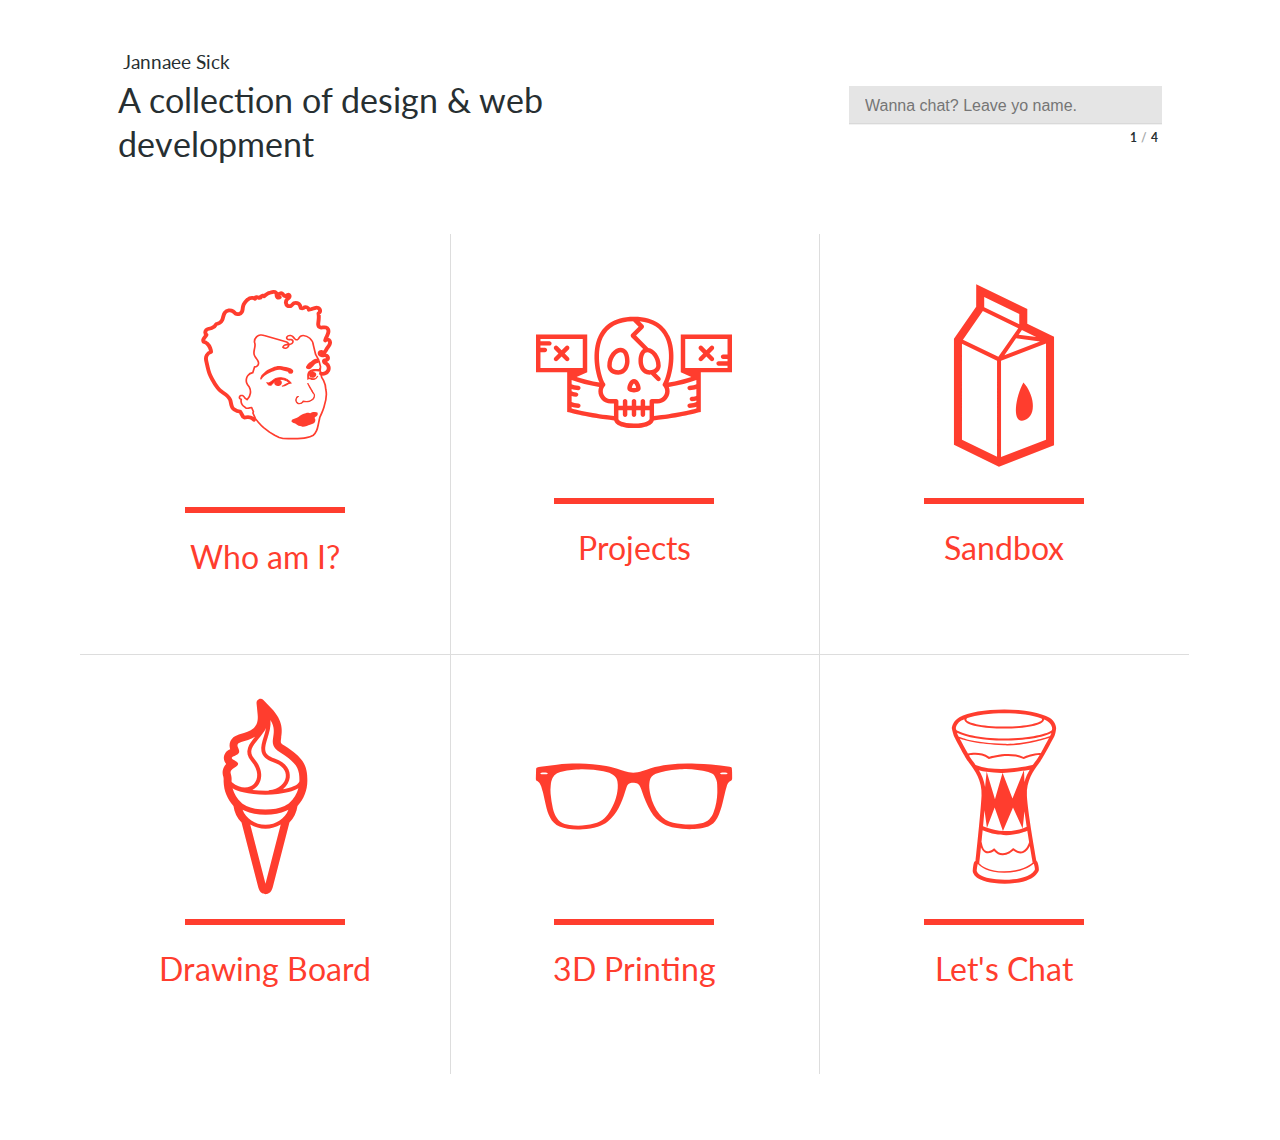
<file: index.html>
<!DOCTYPE html>
<html lang="en" class="no-js">
	<head>
		<meta charset="UTF-8" />
		<meta http-equiv="X-UA-Compatible" content="IE=edge,chrome=1"> 
		<meta name="viewport" content="width=device-width, initial-scale=1.0"> 
		<title>Jannaee Sick: Web Developer and Designer</title>
		<meta name="description" content="Jannaee's Sandbox" />
		<meta name="keywords" content="Web Developer, 3D Design, 3D printing, Designer, Front-end Development" />
		<meta name="author" content="portfolio" />

		<!-- css styles & favicon -->
		<link rel="shortcut icon" href="../favicon.ico">
		<link rel="stylesheet" type="text/css" href="css/default.css" />
		<link rel="stylesheet" type="text/css" href="css/component.css" />

		<!-- scripts -->
		<script src="js/jquery-1.11.1.min.js"></script>
		<script src="js/modernizr.custom.js"></script>

	</head>
	<body>
		<div class="container">
			<header class="clearfix">
				<div class="intro">
					<h3>Jannaee Sick</h3>
					<h1>A collection of design &amp; web development </h1>
				</div>
				 <nav>
					<form id="contactForm" class="mainForm" autocomplete="off">
						<div class="mainForm-inner">
							<dl class="questions">
								<dd>
									<span><label for="q1">&nbsp;</label></span>
									<input id="q1" name="q1" type="text" placeholder="Wanna chat? Leave yo name." />
								</dd>
								<dd>
									<span><label for="q2">&nbsp;</label></span>
									<!--<span><label for="q2">Phone</label></span>-->				
									<input id="q2" name="q2" type="text" placeholder="What's your number?" />
								</dd>	
								<dd>
									<span><label for="q3">&nbsp;</label></span>
									<input id="q3" name="q3" type="text" placeholder="Email?"/>
								</dd>		
								<dd>
									<span><label for="q4">&nbsp;</label></span>
									<textarea id="q4" name="q4" type="text" placeholder="Message?"></textarea>
								</dd>	
							</dl>
							<button class="submit" type="submit">Send</button>
							<div class="controls">
								<button class="bp-icon bp-icon-next next"></button>
								<div class="progress"></div>
								<span class="number">
									<span class="number-current"></span>
									<span class="number-total"></span>
								</span>
								<span class="error-message"></span>
							</div>
						</div>
						<span class="message"></span>
					</form>
				</nav>	
			</header>	
			<div class="main">
				<ul class="cbp-ig-grid">
					<li class="change">
						<a href="about.html">
							<span class="icon-jannaee"></span>
							<h3 class="cbp-ig-title">Who am I?</h3>
							<span class="cbp-ig-category">Let me explain myself</span>
						</a>
					</li>
					<li>
						<a href="projects.html">
							<span class="cbp-ig-icon cbp-ig-icon-ribbon"></span>
							<h3 class="cbp-ig-title">Projects</h3>
							<span class="cbp-ig-category">projects i'm most proud of</span>
						</a>
					</li>
					<li>
						<a href="sandbox.html">
							<span class="cbp-ig-icon cbp-ig-icon-milk"></span>
							<h3 class="cbp-ig-title">Sandbox</h3>
							<span class="cbp-ig-category">masterpieces in progress</span>
						</a>
					</li>
					<li>
						<a href="drawing-board.html">
							<span class="cbp-ig-icon cbp-ig-icon-whippy"></span>
							<h3 class="cbp-ig-title">Drawing Board</h3>
							<span class="cbp-ig-category">digital and hand illustrated pieces</span>
						</a>
					</li>
					<li>
						<a href="3d-printing.html">
							<span class="cbp-ig-icon cbp-ig-icon-spectacles"></span>
							<h3 class="cbp-ig-title">3D Printing</h3>
							<span class="cbp-ig-category">Gadgets</span>
						</a>
					</li>
					<li>
						<a href="#"><!--Create a form?-->
							<span class="cbp-ig-icon cbp-ig-icon-doumbek"></span>
							<h3 class="cbp-ig-title">Let's Chat</h3>
							<span class="cbp-ig-category">
							where i hangout in the digital world
							</span>
						</a>
					</li>
				</ul>
			</div>
		</div>

	<!-- Script provided from coDrops tutorial https://raw.githubusercontent.com/codrops/MinimalForm/master/index.html -->
	<script src="js/classie.js"></script>
	<script src="js/stepsform.js"></script>	
	<script src="js/custom.js"></script>
	</body>
</html>
</file>
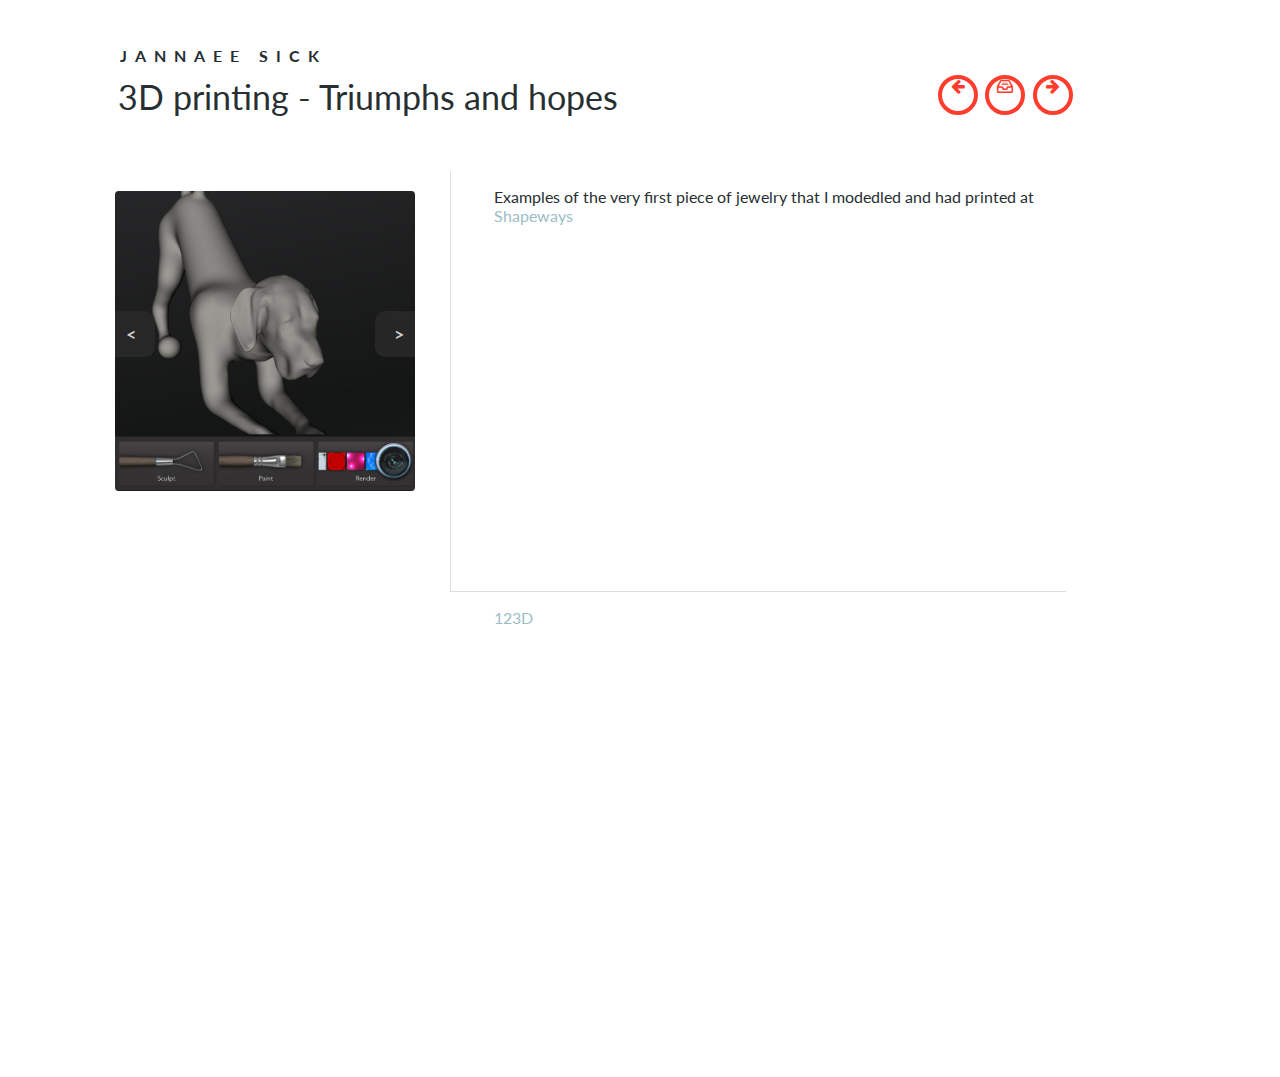
<file: 3d-printing.html>
<!DOCTYPE html>
<html lang="en" class="no-js">
	<head>
		<meta charset="UTF-8" />
		<meta http-equiv="X-UA-Compatible" content="IE=edge,chrome=1"> 
		<meta name="viewport" content="width=device-width, initial-scale=1.0"> 
		<title>Jannaee Sick: Web Developer and Designer</title>
		<meta name="description" content="Jannaee's Sandbox" />
		<meta name="keywords" content="Web Developer, 3D Design, 3D printing, Designer, Front-end Development" />
		<meta name="author" content="portfolio" />
		<link rel="shortcut icon" href="../favicon.ico">
		<link rel="stylesheet" type="text/css" href="css/default.css" />
		<link rel="stylesheet" type="text/css" href="css/component.css" />
		<link rel="stylesheet" type="text/css" href="css/simpleslider.css" />
		<script src="js/modernizr.custom.js"></script>
		<script src="http://code.jquery.com/jquery-1.9.1.min.js"></script>
		<script src="js/simpleslider.js"></script><!--Goal rewrite script-->

	</head>

	<body>
		<div class="container">
			<header class="clearfix">
				<span>Jannaee Sick</span>
				<h1>3D printing - Triumphs and hopes</h1>
				<nav>
					<a href="#" class="bp-icon bp-icon-prev" data-info="previous"><span>Previous</span></a>
					<a href="index.html" class="bp-icon bp-icon-archive" data-info="homepage"><span>Go home</span></a>
					<a href="" class="bp-icon bp-icon-next" data-info="next"><span>Next</span></a>					
				</nav>
			</header>	
			<div class="main">

				<ul class="cbp-ig-grid">

					<li>
					<div id="slider"><!--Simple slider from http://codepen.io/zuraizm/pen/vGDHl-->
						<a href="#" class="control_next">></a>
						<a href="#" class="control_prev"><</a>
						<ul>
							<li><img src="img/raw-model-1.jpg"></li>
							<li><img src="img/raw-model-2.jpg"></li>
							<li><img src="img/3d-raro-side-square.jpg"></li>
							<li><img src="img/3d-raro-square.jpg"></li>
						</ul>
					</div>
					</li>

					<li class="description-panel">
						<p>Examples of the very first piece of jewelry that I modedled and had printed at
							<a href="https://www.shapeways.com/designer/jannaee">Shapeways</a>
						</p>
					</li>
					<li>

					</li>
					<li class="description-panel">						<p><a href="http://mydogisbiggerthanyourdog.files.wordpress.com/2014/02/photo.png">123D </a></p></li>

				<!--End of description panel div-->					
				</ul>
			</div><!--End of main div-->
		</div>	<!--End of container div-->



	
	</body>
</html>
</file>
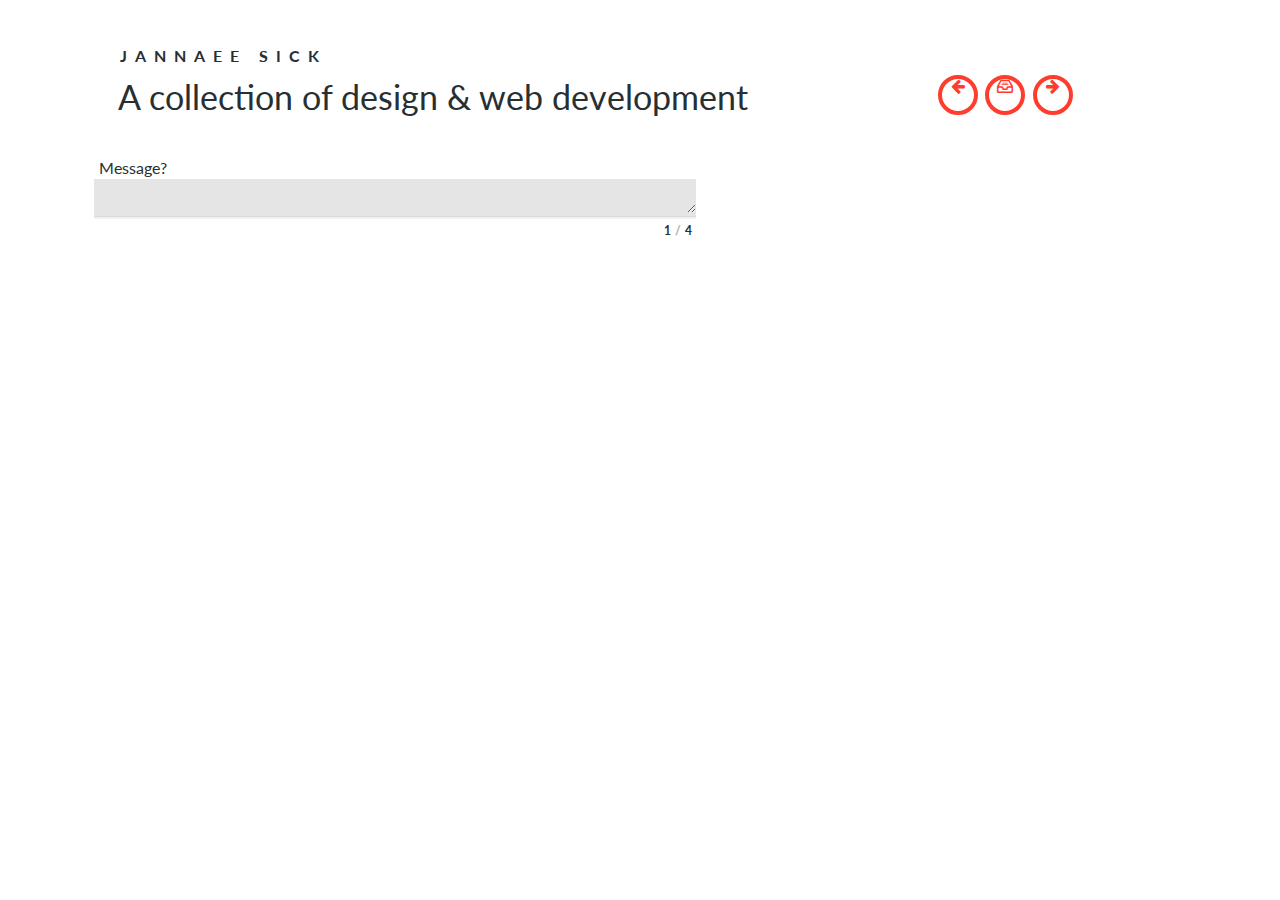
<file: lets-chat.html>
<!DOCTYPE html>
<html lang="en" class="no-js">
	<head>
		<meta charset="UTF-8" />
		<meta http-equiv="X-UA-Compatible" content="IE=edge,chrome=1"> 
		<meta name="viewport" content="width=device-width, initial-scale=1.0"> 
		<title>Jannaee Sick: Web Developer and Designer</title>
		<meta name="description" content="Jannaee's Sandbox" />
		<meta name="keywords" content="Web Developer, 3D Design, 3D printing, Designer, Front-end Development" />
		<meta name="author" content="portfolio" />
		
		<!-- css styles & favicon -->
		<link rel="shortcut icon" href="../favicon.ico">
		<link rel="stylesheet" type="text/css" href="css/default.css" />
		<link rel="stylesheet" type="text/css" href="css/component.css" />

		<!-- scripts -->
		<script src="js/jquery-1.11.1.min.js"></script>
		<script src="js/modernizr.custom.js"></script>

	</head>
	<body>
		<div class="container">
			<header class="clearfix">
				<span>Jannaee Sick</span>
				<h1>A collection of design &amp; web development </h1>
				<nav>
					<a href="#" class="bp-icon bp-icon-prev" data-info="previous"><span>Previous</span></a>
					<a href="index.html" class="bp-icon bp-icon-archive" data-info="homepage"><span>Go home</span></a>
					<a href="" class="bp-icon bp-icon-next" data-info="next"><span>Next</span></a>					
				</nav>
			</header>	
			<div class="main">
				<ul class="cbp-ig-grid">
<!-- 					<li >
						<a href="#">
							<span class="cbp-ig-icon cbp-ig-icon-doumbek"></span>
							<h3 class="cbp-ig-title">Let's Chat</h3>
							<span class="cbp-ig-category">where i hangout in the digital world</span>
						</a>

					</li> -->
				
				<li class="description-panel">
						<p>
							<form id="contactForm" class="mainForm" autocomplete="off">
								<div class="mainForm-inner">
									<dl class="questions">
										<dd>
											<span><label for="q4">Message?</label></span>
											<textarea id="q4" name="q4" type="text"></textarea>
										</dd>								
									
										<dd>
											<span><label for="q1">What's your name?</label></span>
											<input id="q1" name="q1" type="text" />
										</dd>
										<dd>
											<span><label for="q2">Phone</label></span>
											<input id="q2" name="q2" type="tel" />
										</dd>	
										<dd>
											<span><label for="q3">Email</label></span>
											<input id="q3" name="q3" type="text" />
										</dd>		
							
									</dl>
									<button class="submit" type="submit">Send</button>
									<div class="controls">
										<button class="next"></button>
										<div class="progress"></div>
										<span class="number">
											<span class="number-current"></span>
											<span class="number-total"></span>
										</span>
										<span class="error-message"></span>
									</div>
								</div>
								<span class="message"></span>

							</form>
						</p>
				</li>
				<!--End of description panel div-->					
				</ul>
			</div><!--End of main div-->
		</div>	<!--End of container div-->

	<!-- Script provided from coDrops tutorial https://raw.githubusercontent.com/codrops/MinimalForm/master/index.html -->
	<script src="js/classie.js"></script>
	<script src="js/stepsform.js"></script>		
	<script>
			var contactForm = document.getElementById( 'contactForm' );

			new stepsForm( contactForm, {
				onSubmit : function( form ) {
					// hide form
					classie.addClass( contactForm.querySelector( '.mainForm-inner' ), 'hide' );

					/*
					form.submit()
					or
					AJAX request (maybe show loading indicator while we don't have an answer..)

					<!--Jannaee to do: have script go to google docs form: https://wiki.base22.com/pages/viewpage.action?pageId=72942000-->
					*/

					// let's just simulate something...
					var messageEl = contactForm.querySelector( '.message' );
					messageEl.innerHTML = 'Thank you for your interest.<br /> I will be in touch with you soon.';
					classie.addClass( messageEl, 'show' );
				}
			} );
		</script>

	</body>
</html>
</file>
<file: css/default.css>
/* General Blueprint Style */
@import url(http://fonts.googleapis.com/css?family=Lato:300,400,700);
@font-face {
	font-family: 'bpicons';
	src:url('../fonts/bpicons/bpicons.eot');
	src:url('../fonts/bpicons/bpicons.eot?#iefix') format('embedded-opentype'),
		url('../fonts/bpicons/bpicons.woff') format('woff'),
		url('../fonts/bpicons/bpicons.ttf') format('truetype'),
		url('../fonts/bpicons/bpicons.svg#bpicons') format('svg');
	font-weight: normal;
	font-style: normal;
} 
/* Made with http://icomoon.io/ */

/*Color Palatte from kuler */

/*---------------
https://kuler.adobe.com/clean-modern-color-theme-1183442/edit/?copy=true&base=2&rule=Custom&selected=3&name=Copy%20of%20clean%20modern&mode=rgb&rgbvalues=0.15294117647058825,0.1843137254901961,0.19607843137254902,0.615686274509804,0.7411764705882353,0.7764705882352941,1,1,1,1,0.23921568627450981,0.1803921568627451,0.8549019607843137,0.9176470588235294,0.9372549019607843&swatchOrder=0,1,2,3,4

Gray - #272F32, rgb(39, 47, 50)
Use - body copy only

PowderBlue- #9DBDC6, rgb(157,189,198)
Use - unknown

white -#FFFFFF, rgb(255, 255, 255)
Use - unknown

Red - #FF3D2E, rgb(255, 61, 46)
Use - Dominate color

Baby Blue - DAEAEF, rgb(DAEAEF)
User - unknown
---------------*/

*, *:after, *:before { -webkit-box-sizing: border-box; -moz-box-sizing: border-box; box-sizing: border-box; }
body, html { 
	font-size: 100%; 
	padding: 0; 
	margin: 0;
	overflow-x: hidden;
}

/* Clearfix hack by Nicolas Gallagher: http://nicolasgallagher.com/micro-clearfix-hack/ */
.clearfix:before, .clearfix:after { content: " "; display: table; }
.clearfix:after { clear: both; }

body {
    font-family: 'Lato', Calibri, Arial, sans-serif;
    color: #272F32;
    min-width: 420px;
}

h4, h3 {
	margin: 0;
	padding: 5px;
	font-weight: 400;
}

a {
	color: #f0f0f0;
	text-decoration: none;
}

img{
	height: 100%
}

a:hover {
	color: #000;
}

.container > header {
	width: 90%;
	max-width: 69em;
	margin: 0 auto;
	padding: 2.875em 1.875em 1em;
}

.main {
	width: 90%;
	padding: 1em;
	margin: 0 auto;
}

.container > header h1 {
	font-size: 2.125em;
	line-height: 1.3;
	margin: 0 0 0.6em 0;
	float: left;
	font-weight: 400;
}

.container > header > span {
	display: block;
	position: relative;
	z-index: 9999;
	font-weight: 700;
	text-transform: uppercase;
	letter-spacing: 0.5em;
	padding: 0 0 0.6em 0.1em;
}

.container > header > span span:after {
	width: 30px;
	height: 30px;
	left: -12px;
	font-size: 50%;
	top: -8px;
	font-size: 75%;
	position: relative;
}

.container > header > span span:hover:before {
	content: attr(data-content);
	text-transform: none;
	text-indent: 0;
	letter-spacing: 0;
	font-weight: 300;
	font-size: 110%;
	padding: 0.8em 1em;
	line-height: 1.2;
	text-align: left;
	left: auto;
	margin-left: 4px;
	position: absolute;
	color: #fff;
	background: #FF3D2E;
}

.container > header nav {
	float: right;
	text-align: center;
	width: 30%;
}

.intro {
	width: 60%;
}

.container > header nav a {
	display: inline-block;
	position: relative;
	text-align: left;
	width: 2.5em;
	height: 2.5em;
	background: #fff;
	border-radius: 50%;
	margin: 0 0.1em;
	border: 4px solid #FF3D2E;
}

.container > header nav a > span {
	display: none;
}

.container > header nav a:hover:before {
	content: attr(data-info);
	color: #FF3D2E;
	position: absolute;
	width: 600%;
	top: 120%;
	text-align: right;
	right: 0;
	pointer-events: none;
}

.container > header nav a:hover {
	background: #FF3D2E;
}

.bp-icon:after {
	font-family: 'bpicons';
	speak: none;
	font-style: normal;
	font-weight: normal;
	font-variant: normal;
	text-transform: none;
	text-align: center;
	color: #FF3D2E;
	-webkit-font-smoothing: antialiased;
}

.container > header nav .bp-icon:after {
	position: absolute;
	top: -9px;
	left: 0;
	width: 100%;
	height: 100%;
	line-height: 2;
	text-indent: 0;
}

.container > header nav a:hover:after {
	color: #fff;
}

.bp-icon-next:after {
	content: "\e000";
}
.bp-icon-drop:after {
	content: "\e001";
}
.bp-icon-archive:after {
	content: "\e002";
}
.bp-icon-about:after {
	content: "\e003";
}
.bp-icon-prev:after {
	content: "\e004";
}

.mainForm textarea{
	font-family: 'Lato', Calibri, Arial, sans-serif;
    color: #272F32;
    overflow-y: hidden 
}

@media screen and (max-width: 55em) {

	.container > header h1,
	.container > header nav {
		float: none;
	}

	.container > header > span,
	.container > header h1 {
		text-align: center;
	}

	.container > header nav, .container > header .intro {
		margin: 0 auto;
		width: 90%;
	}

	.container > header h3 {
		text-align: center;
	}

	.container > header > span {
		text-indent: 30px;
	}
}
</file>
<file: css/component.css>
/********************************
	SECTIONS
	1: Fonts
	2: Grid
	3: General Style
	4: Contact Form
	X: Media Queries

*********************************/

/********************************
	Section 1: Font Face
*********************************/
@font-face {
	font-family: 'anyoldicon';
	src:url('../fonts/anyoldicon/anyoldicon.eot');
	src:url('../fonts/anyoldicon/anyoldicon.eot?#iefix') format('embedded-opentype'),
		url('../fonts/anyoldicon/anyoldicon.woff') format('woff'),
		url('../fonts/anyoldicon/anyoldicon.ttf') format('truetype'),
		url('../fonts/anyoldicon/anyoldicon.svg#anyoldicon') format('svg');
	font-weight: normal;
	font-style: normal;
}


/********************************
	Section 2: Grids
*********************************/
.cbp-ig-grid {
	list-style: none;
	padding: 0 0 50px 0;  /*modify and add to a meda query */
	margin: 0;
}

/*Description panel updates*/
.cbp-ig-grid .descriptionPanel {
	list-style: none;
	margin: 0;
}

.cbp-ig-grid .descriptionPanel:after { 
	clear: none; 
}


/* Clear floats */
.cbp-ig-grid:before, 
.cbp-ig-grid:after { 
	content: " "; 
	display: table; 
}

.cbp-ig-grid:after { 
	clear: both; 
}

/* grid item */
.cbp-ig-grid li {
	width: 33%;
	float: left;
	height: 420px;
	text-align: center;
	border-top: 1px solid #ddd;
}

/*grid layout for inner pages*/
.cbp-ig-grid li p{
	float: left;
	text-align: left;
	padding-left: 30px;
}
 
/* we are using a combination of borders and box shadows to control the grid lines */
.cbp-ig-grid li:nth-child(-n+3){
	border-top: none;
}

.cbp-ig-grid li:nth-child(3n-1),
.cbp-ig-grid li:nth-child(3n-2) {
	box-shadow: 1px 0 0 #ddd;
}

.cbp-ig-grid li.description-panel:nth-child(3n-1),
.cbp-ig-grid li.description-panel:nth-child(3n-2) {
	box-shadow: none;
}

/********************************
	Section 3: General Styles
*********************************/
li.description-panel p a {
	color: #9DBDC6;
}

li.description-panel p a:hover{
	color: #272F32;
}

/*Inner page layout
.cbp-ig-grid, .descriptionPanel li p:nth-child(2n-1) {
	box-shadow: 0;
}
*/

li.description-panel{
	float: left;	
	margin-left: 0px;
	padding-left: 14px;
	width: 55%;
	box-shadow: 1px 0 0 #ddd;
}
/*
.description-panel{}*/

/* anchor style */
.cbp-ig-grid li > a {
	display: block;
	height: 100%;
	color: #FF3D2E;
	-webkit-transition: background 0.2s;
	-moz-transition: background 0.2s;
	transition: background 0.2s;
}

/* the icon with pseudo class for icon font */
.cbp-ig-icon {
	padding: 30px 0 0 0;
	display: block;
	-webkit-transition: -webkit-transform 0.2s;
	transition: -moz-transform 0.2s;
	transition: transform 0.2s;
}

.cbp-ig-icon:before {
	font-family: 'anyoldicon';
	font-size: 14em;
	speak: none;
	font-style: normal;
	font-weight: normal;
	font-variant: normal;
	text-transform: none;
	line-height: 1;
	-webkit-font-smoothing: antialiased;
}

.cbp-ig-icon-shoe:before {
	content: "\e000";
}

.cbp-ig-icon-ribbon:before {
	content: "\e001";
}

.cbp-ig-icon-milk:before {
	content: "\e002";
}

.cbp-ig-icon-whippy:before {
	content: "\e003";
}

.cbp-ig-icon-spectacles:before {
	content: "\e004";
}

.cbp-ig-icon-doumbek:before {
	content: "\e007";
}

.icon-jannaee:before {
	content: url("../fonts/custom/jannaee-sick-profile.svg");
}

.icon-jannaee:hover {
	content: url("../fonts/custom/jannaee-sick-profile-3.svg");
}
/*ul.cbp-ig-grid li a{
		border: 6px solid #525;

}*/


/* title element */
.cbp-ig-grid .cbp-ig-title {
	margin: 20px 0 10px 0;
	padding: 20px 0 0 0;
	font-size: 2em;
	position: relative;
	-webkit-transition: -webkit-transform 0.2s;
	-moz-transition: -moz-transform 0.2s;
	transition: transform 0.2s;

}

.cbp-ig-grid .cbp-ig-title:before {
	content: '';
	position: absolute;
	background: #FF3D2E;
	width: 160px;
	height: 6px;
	top: 0px;
	left: 50%;
	margin: -10px 0 0 -80px;
	-webkit-transition: margin-top 0.2s; /* top or translate does not seem to work in Firefox */
	-moz-transition: margin-top 0.2s;
	transition: margin-top 0.2s;
}

.cbp-ig-grid .cbp-ig-category {
	text-transform: uppercase;
	display: inline-block;
	font-size: 1em;
	letter-spacing: 1px;
	color: #fff;
	-webkit-transform: translateY(10px);
	-moz-transform: -moz-translateY(10px);
	-ms-transform: -ms-translateY(10px);
	transform: translateY(10px);
	opacity: 0;
	-webkit-transition: -webkit-transform 0.3s, opacity 0.2s;
	-moz-transition: -moz-transform 0.3s, opacity 0.2s;
	-webkit-transition: transform 0.3s, opacity 0.2s;
}

.cbp-ig-grid li:hover .cbp-ig-category,
.touch .cbp-ig-grid li .cbp-ig-category {
	opacity: 1;
	-webkit-transform: translateY(0px);
	-moz-transform: translateY(0px);
	-ms-transform: translateY(0px);
	transform: translateY(0px);
}

/* Hover styles */

.cbp-ig-grid li > a:hover {
	background: #FF3D2E;
}

.cbp-ig-grid li > a:hover .cbp-ig-icon {
	-webkit-transform: translateY(10px);
	-moz-transform: translateY(10px);
	-ms-transform: translateY(10px);
	transform: translateY(10px);
}

.cbp-ig-grid li > a:hover .cbp-ig-icon:before,
.cbp-ig-grid li > a:hover .cbp-ig-title {
	color: #fff;
}

.cbp-ig-grid li > a:hover .cbp-ig-title {
	-webkit-transform: translateY(-30px);
	-moz-transform: translateY(-30px);
	-ms-transform: translateY(-30px);
	transform: translateY(-30px);
}

.cbp-ig-grid li > a:hover .cbp-ig-title:before {
	background: #fff;
	margin-top: 80px;
}

.descriptionImg{ width: 100%}


/********************************
	Section 4: Contact Form 
*********************************/
.mainForm {
	position: relative;
	top: -45px;
	margin: 0 auto;
	padding: 2em 0;
	max-width: 860px;
	width: 100%;
	text-align: left;
	font-size: 1.0em;
}

.mainForm .submit {
	display: none;
}

/* Question list style */
.mainForm dl{
	margin: 0;
	padding: 0;
	list-style: none;
	position: relative;
	-webkit-transition: height 0.4s;
	transition: height 0.4s;
}

.mainForm dl:before{
	content: '';
	background-color: rgba(0,0,0,0.1);
	position: absolute;
	left: 0;
	top: 21px;
	bottom: 0;
	width: 100%;
	height: 2.35em;
}

.questions dd {
	margin-left: 5px;
	z-index: 100;
	position: relative;
	visibility: hidden;
	height: 0;
	-webkit-transition: visibility 0s 0.4s, height 0s 0.4s;
	transition: visibility 0s 0.4s, height 0s 0.4s;
}

.questions dd.current,
.no-js .questions dd {
	visibility: visible;
	height: auto;
	-webkit-transition: none;
	transition: none;
}

/* Labels */
.questions dd > span {
	display: block;
	overflow: hidden;
}

.questions dd > span label {
	display: block;
	-webkit-transition: -webkit-transform 0.4s;
	transition: transform 0.4s;
	-webkit-transform: translateY(-100%);
	transform: translateY(-100%);
}

.questions dd.current > span label,
.no-js .questions dd > span label {
	-webkit-transition: none;
	transition: none;
	-webkit-transform: translateY(0);
	transform: translateY(0);
}

.show-next .questions dd.current > span label {
	-webkit-animation: moveUpFromDown 0.4s both;
	animation: moveUpFromDown 0.4s both;
}

@-webkit-keyframes moveUpFromDown {
	from { -webkit-transform: translateY(100%); }
	to { -webkit-transform: translateY(0); }
}

@keyframes moveUpFromDown {
	from { -webkit-transform: translateY(100%); transform: translateY(100%); }
	to { -webkit-transform: translateY(0); transform: translateY(0); }
}

/* Input field */
.questions input {
	display: block;
	margin: 0.3em 0 0 0;
	padding: 0.5em 1em 0.5em 0.7em;
	width: calc(100% - 2em);
	border: none;
	background: transparent;
	color: rgba(0,0,0,0.8);
	font-size: 1em;
	line-height: 1;
	opacity: 0;
	-webkit-transition: opacity 0.3s;
	transition: opacity 0.3s;
}
.questions textarea{
	padding: 0.8em 1em 0.5em 0.7em;
	border: none;
	background: transparent;
	color: rgba(0,0,0,0.8);
	font-size: 1em;
	line-height: 1;
	height: 36px;
	width: 100%;
	-webkit-transition: opacity 0.3s;
	transition: opacity 0.3s;
}

.questions .current input,
.no-js .questions input, .questions textarea {
	opacity: 1;
}

.questions input:focus,
.mainForm button:focus, .questions textarea:focus {
	outline: none;
}

/* Next question button */
.next {
	position: absolute;
	right: 0;
	bottom: 2.15em; /* padding-bottom of form plus progress bar height */
	display: block;
	padding: 0;
	width: 2em;
	height: 2em;
	border: none;
	background: none;
	color: rgba(0,0,0,0.4);
	text-align: center;
	opacity: 0;
	z-index: 100;
	cursor: pointer;
	-webkit-transition: -webkit-transform 0.3s, opacity 0.3s;
	transition: transform 0.3s, opacity 0.3s;
	-webkit-transform: translateX(-20%);
	transform: translateX(-20%);
	pointer-events: none;
	-webkit-tap-highlight-color: rgba(0, 0, 0, 0);
}

.next:hover {
	color: rgba(0,0,0,0.5);
}

.next::after {
/*  styling for this is covered in default.css 
	position: absolute;
	top: 0;
	left: 0;
	width: 100%;
	height: 100%;*/
	content: "\e000";
	text-transform: none;
	font-weight: normal;
	font-style: normal;
	font-variant: normal;
	font-family: 'bpicons';
	line-height: 2;
	speak: none;
	-webkit-font-smoothing: antialiased;
	-moz-osx-font-smoothing: grayscale;
}

.next.show {
	opacity: 1;
	-webkit-transform: translateX(0);
	transform: translateX(0);
	pointer-events: auto;
}

/* Progress bar */
.mainForm .progress {
	width: 0%;
	height: 0.15em;
	background: rgba(0,0,0,0.3);
	-webkit-transition: width 0.4s ease-in-out;
	transition: width 0.4s ease-in-out;
}

.mainForm .progress::before {
	position: absolute;
	top: auto;
	width: 100%;
	height: inherit;
	background: rgba(0,0,0,0.05);
	content: '';
}

/* Number indicator */
.mainForm .number {
	position: absolute;
	right: 0;
	overflow: hidden;
	margin: 0.4em 0;
	width: 3em;
	font-weight: 700;
	font-size: 0.75em;
}

.mainForm .number:after {
	position: absolute;
	left: 50%;
	content: '/';
	opacity: 0.4;
	-webkit-transform: translateX(-50%);
	transform: translateX(-50%);
}

.mainForm .number span {
	float: right;
	width: 40%;
	text-align: center;
}

.mainForm .number .number-current {
	float: left;
}

.mainForm .number-next {
	position: absolute;
	left: 0;
}

.mainForm.show-next .number-current {
	-webkit-transition: -webkit-transform 0.4s;
	transition: transform 0.4s;
	-webkit-transform: translateY(-100%);
	transform: translateY(-100%);
}

.mainForm.show-next .number-next {
	-webkit-animation: moveUpFromDown 0.4s both;
	animation: moveUpFromDown 0.4s both;
}

/* Error and final message */
.mainForm .error-message,
.mainForm .message {
	position: absolute;
	visibility: hidden;
	opacity: 0;
	-webkit-transition: opacity 0.4s;
	transition: opacity 0.4s;
}

.mainForm .error-message {
	padding: 0.4em 3.5em 0 0;
	width: 100%;
	color: rgba(0,0,0,0.7);
	font-style: italic;
	font-size: 0.7em;
}

.message {
	top: 50%;
	left: 0;
	padding: 0.5em;
	width: 100%;
	text-align: center;
	-webkit-transform: translateY(-50%);
	transform: translateY(-50%);
}

.error-message.show,
.message.show {
	visibility: visible;
	opacity: 1;
}

.message.show {
	-webkit-transition-delay: 0.5s;
	transition-delay: 0.5s;
}

/* Final hiding of form / showing message */
.mainForm-inner.hide {
	visibility: hidden;
	opacity: 0;
	-webkit-transition: opacity 0.3s, visibility 0s 0.3s;
	transition: opacity 0.3s, visibility 0s 0.3s;
}


/* No JS Fallback */
.no-js .mainForm {
	font-size: 1.75em;
}

.no-js .questions dd {
	padding: 0 0 2em;
}

.no-js .mainForm .submit {
	display: block;
	float: right;
	padding: 10px 20px;
	border: none;
	background: rgba(0,0,0,0.3);
	color: rgba(0,0,0,0.4);
}

.no-js .mainForm .controls {
	display: none;
}

/* Remove IE clear cross */
input[type=text]::-ms-clear {
    display: none;
}


}

/********************************
	Section X: Media Queries
*********************************/

 /*If the max width is 1004 px*/
@media screen and (max-width: 62.75em) {
	.cbp-ig-grid li {
		width: 50%;
	}

	/* reset the grid lines */
	.cbp-ig-grid li:nth-child(-n+3){
		border-top: 1px solid #ddd;
	}

	.cbp-ig-grid li:nth-child(3n-1),
	.cbp-ig-grid li:nth-child(3n-2) {
		box-shadow: none;
	}

	.cbp-ig-grid li:nth-child(-n+2){
		border-top: none;
	}

	.cbp-ig-grid li:nth-child(2n-1) {
		box-shadow: 1px 0 0 #ddd;
	}
	.description-panel {
		width: 45%;
	}
	.description-panel li:nth-child(3n-1){
		box-shadow: none;
	}
}

/*If the max width is 665px*/
@media screen and (max-width: 41.6em) { 
	.cbp-ig-grid li {
		width: 100%;
	}

	.cbp-ig-grid li:nth-child(-n+2){
		border-top: 1px solid #ddd;
	}

	.cbp-ig-grid li:nth-child(2n-1) {
		box-shadow: none
	}

	.cbp-ig-grid li:first-child {
		border-top: none;
	}
	.description-panel{
		width: 90%;
	}	
	.cbp-ig-grid li p{
		padding-left: 0px
	}

	li.description-panel{
		padding: 7px;
		font-size: 135%;		
	}	
}

/*If the max width is 400px*/
@media screen and (max-width: 25em) { 
	.cbp-ig-grid {
		font-size: 90%;
	}

	.cbp-ig-grid .cbp-ig-category {
		margin-top: 20px;
	}
	li.description-panel{
		font-size: 135%;
		padding-right: 5%;
	}		

}
</file>
<file: css/simpleslider.css>
#slider {
		  position: relative;
		  overflow: hidden;
		  margin: 20px auto 0 auto;
		  border-radius: 4px;
		}

		#slider ul {
		  position: relative;
		  margin: 0;
		  padding: 0;
		  height: 200px;
		  list-style: none;
		}

		#slider ul li {
		  position: relative;
		  display: block;
		  float: left;
		  margin: 0;
		  padding: 0;
		  width: 300px;
		  height: 300px;
		  background: #ccc;
		  text-align: center;
		  line-height: 300px;
		}

		a.control_prev, a.control_next {
		  position: absolute;
		  top: 40%;
		  z-index: 999;
		  display: block;
		  padding: 4% 3%;
		  width: 16%;
		  height: auto;
		  background: #2a2a2a;
		  color: #fff;
		  text-decoration: none;
		  font-weight: 600;
		  font-size: 18px;
		  opacity: 0.8;
		  cursor: pointer;
		}

		a.control_prev:hover, a.control_next:hover {
		  opacity: 1;
		  -webkit-transition: all 0.2s ease;
		}

		a.control_prev {
		  border-radius: 0 10px 10px 0;
		  left: -8px
		}

		a.control_next {
		  right: -8px;
		  border-radius: 10px 0 0 10px;
		}

		.slider_option {
		  position: relative;
		  margin: 10px auto;
		  width: 160px;
		  font-size: 18px;
		}

/*If the min width is 665px*/
/*@media screen and (min-width: 41.6em) { 

			#slider{
				padding:20px;
				background-color: white;

			}
			body{background-color: black}

}*/
</file>
